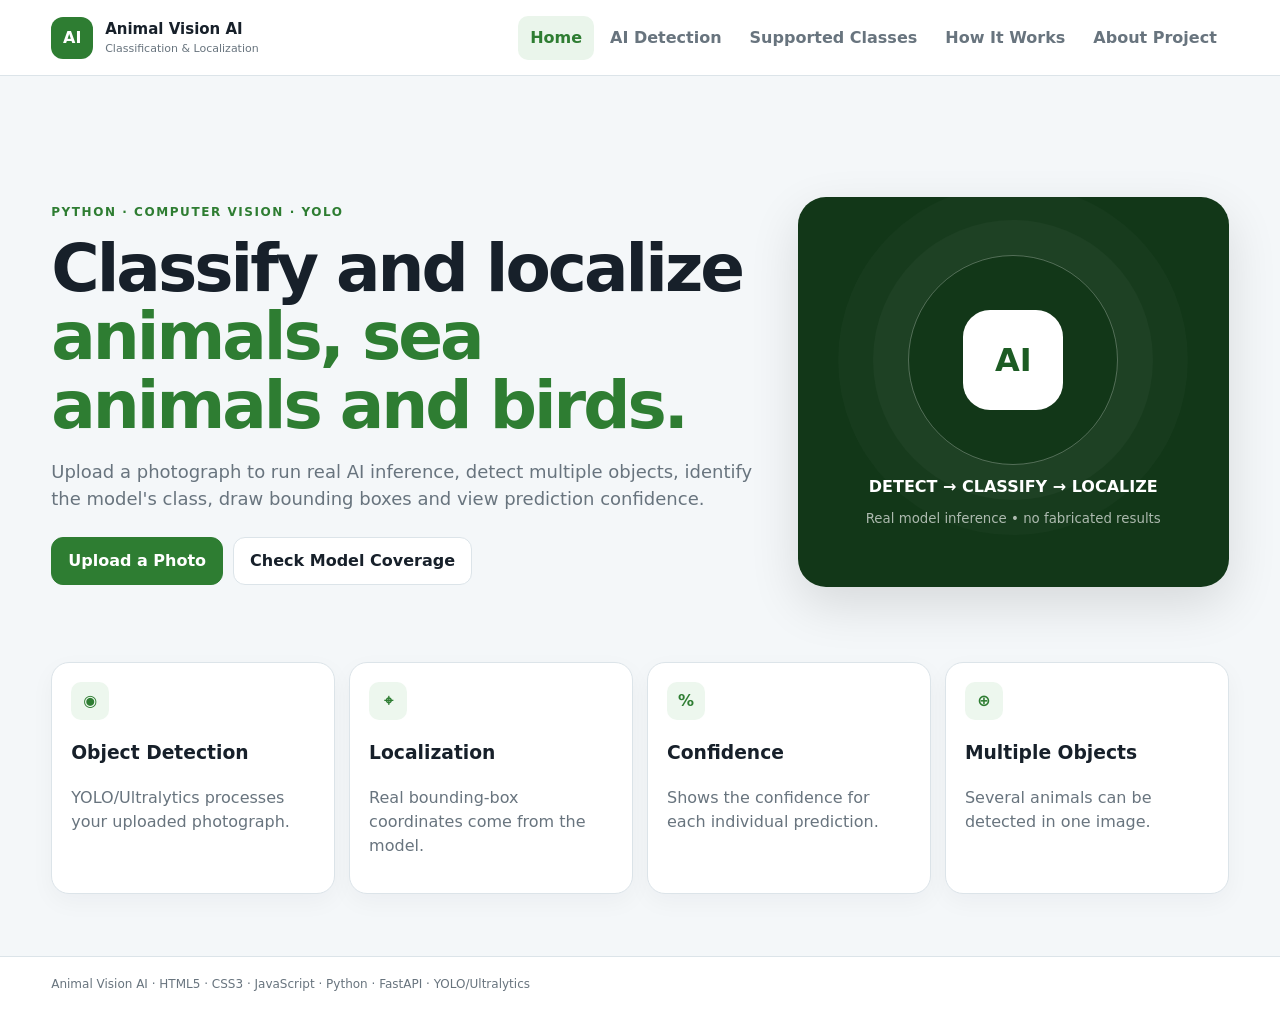
<file: index.html>
<!doctype html>
<html lang="en">
<head>
<meta charset="utf-8"><meta name="viewport" content="width=device-width,initial-scale=1">
<title>Animal Vision AI</title>
<meta name="description" content="AI-based classification and localization of animals, sea animals and birds using Python and YOLO.">
<link rel="stylesheet" href="./styles.css">
</head>
<body>
<header class="topbar"><div class="brand"><div class="logo">AI</div><div><strong>Animal Vision AI</strong><small>Classification & Localization</small></div></div>
<nav id="nav"><button class="active" data-view="home">Home</button><button data-view="detect">AI Detection</button><button data-view="classes">Supported Classes</button><button data-view="how">How It Works</button><button data-view="about">About Project</button></nav><button id="menu" class="menu">☰</button></header>
<main>
<section id="home" class="view active"><div class="hero"><div><span class="eyebrow">Python · Computer Vision · YOLO</span><h1>Classify and localize <em>animals, sea animals and birds.</em></h1><p>Upload a photograph to run real AI inference, detect multiple objects, identify the model's class, draw bounding boxes and view prediction confidence.</p><div class="actions"><button class="btn primary" data-view="detect">Upload a Photo</button><button class="btn" data-view="classes">Check Model Coverage</button></div></div><div class="hero-visual"><div class="radar"><span>AI</span></div><b>DETECT → CLASSIFY → LOCALIZE</b><small>Real model inference • no fabricated results</small></div></div>
<div class="features"><article><i>◉</i><h3>Object Detection</h3><p>YOLO/Ultralytics processes your uploaded photograph.</p></article><article><i>⌖</i><h3>Localization</h3><p>Real bounding-box coordinates come from the model.</p></article><article><i>%</i><h3>Confidence</h3><p>Shows the confidence for each individual prediction.</p></article><article><i>⊕</i><h3>Multiple Objects</h3><p>Several animals can be detected in one image.</p></article></div></section>

<section id="detect" class="view"><div class="page-head"><div><span class="eyebrow">AI Detection</span><h2>Upload a Photo</h2><p>JPG, JPEG, PNG or WEBP. Large images are resized/compressed in the browser before inference.</p></div><div id="health" class="status">Checking AI model…</div></div>
<div class="detect-grid"><div class="panel"><div id="drop" class="drop"><input id="file" type="file" accept=".jpg,.jpeg,.png,.webp" hidden><div class="upload-icon">↑</div><h3>Drop your photo here</h3><p>or choose an image from your device</p><button id="browse" class="btn primary">Choose Photo</button><small>Recommended: under 4 MB after compression</small></div>
<div id="previewBox" class="hidden"><img id="preview" alt="Selected photo"><div class="filebar"><strong id="filename"></strong><button id="remove" class="btn">Remove</button><button id="analyze" class="btn primary">Analyze Photo</button></div></div>
<div id="loading" class="loading hidden">Running Python AI inference…</div><div id="error" class="error hidden"></div></div>
<aside><div class="panel"><h3>Result includes</h3><p>✓ Class / species name<br>✓ Major category<br>✓ Confidence score<br>✓ Bounding box<br>✓ Multiple detections<br>✓ Processing time</p></div><div class="panel note"><h3>Confidence ≠ Accuracy</h3><p>Confidence belongs to one prediction. Overall model accuracy must come from validation/testing.</p></div></aside></div>
<div id="results" class="hidden results"><div class="page-head"><div><span class="eyebrow">Result Dashboard</span><h2>Detection Results</h2></div><button id="newPhoto" class="btn">New Photo</button></div>
<div class="summary"><div><small>Total Objects</small><b id="total">0</b></div><div><small>Land Animals</small><b id="land">0</b></div><div><small>Sea Animals</small><b id="sea">0</b></div><div><small>Birds</small><b id="birds">0</b></div><div><small>Avg. Confidence</small><b id="avg">0%</b></div><div><small>Processing</small><b id="ptime">0 ms</b></div></div>
<div class="result-grid"><div class="panel result-image"><div class="result-bar"><span id="model"></span><small>REAL INFERENCE</small></div><img id="output" alt="Annotated result"></div><div class="panel"><div class="filters"><input id="search" placeholder="Search detected name…"><select id="category"><option>All</option><option>Land Animal</option><option>Sea Animal</option><option>Bird</option><option>Other</option></select><select id="confidence"><option value="0">All Confidence</option><option value="50">Above 50%</option><option value="70">Above 70%</option><option value="80">Above 80%</option><option value="90">Above 90%</option></select></div><div id="list"></div></div></div>
<div class="footnote">The confidence displayed here is an individual prediction score, not the overall accuracy of the trained model.</div></div></section>

<section id="classes" class="view"><div class="page-head"><div><span class="eyebrow">Model Coverage</span><h2>Supported Classes</h2><p>✓ means the currently loaded model actually exposes that class.</p></div></div><div id="coverage" class="panel"></div><div class="panel class-group"><h3>🐾 Land / General Animals</h3><div id="landClasses" class="chips"></div></div><div class="panel class-group"><h3>🌊 Sea / Aquatic Animals</h3><div id="seaClasses" class="chips"></div></div><div class="panel class-group"><h3>🦅 Birds</h3><div id="birdClasses" class="chips"></div></div></section>

<section id="how" class="view"><div class="page-head"><div><span class="eyebrow">System Workflow</span><h2>How It Works</h2></div></div><div class="steps"><article><b>01</b><h3>Upload</h3><p>Select a photo.</p></article><article><b>02</b><h3>Validate</h3><p>Check type and size.</p></article><article><b>03</b><h3>Preprocess</h3><p>Resize and prepare image.</p></article><article><b>04</b><h3>Detect</h3><p>YOLO finds objects.</p></article><article><b>05</b><h3>Classify</h3><p>Read the model class.</p></article><article><b>06</b><h3>Localize</h3><p>Render bounding boxes.</p></article></div><div class="architecture"><span>HTML5 + CSS3 + JS</span><b>→</b><span>FastAPI / Python</span><b>→</b><span>YOLO / Ultralytics</span><b>→</b><span>JSON + Annotated Image</span></div></section>

<section id="about" class="view"><div class="page-head"><div><span class="eyebrow">Academic Project</span><h2>About Project</h2></div></div><div class="about-grid"><div class="panel"><h3>Project concept</h3><p>This application preserves the original animal classification and localization concept and expands its intended scope to land animals, sea animals and birds.</p><p>Classification identifies the class supplied by the model; localization identifies object position with a bounding box.</p></div><div class="panel"><h3>Applications</h3><p>Wildlife monitoring · Conservation · Agriculture · Smart surveillance · Animal tracking · Research & education.</p></div><div class="panel"><h3>Future scope</h3><p>Custom multi-species training · video detection · real-time camera tracking · mobile application · edge deployment.</p></div></div></section>
</main><footer>Animal Vision AI · HTML5 · CSS3 · JavaScript · Python · FastAPI · YOLO/Ultralytics</footer>
<script src="./config.js"></script><script src="./app.js"></script></body></html>
</file>
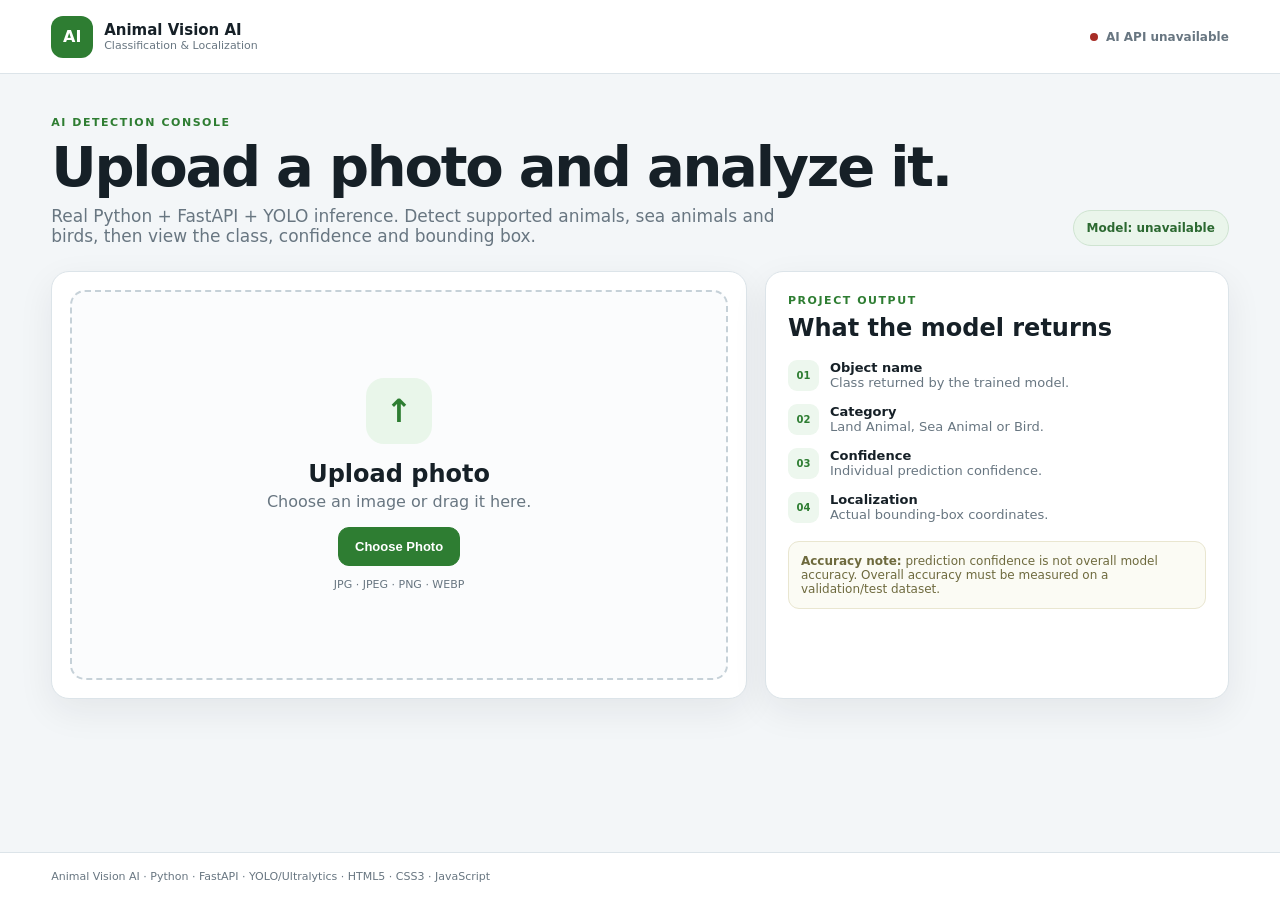
<file: frontend/index.html>
<!doctype html>
<html lang="en">
<head>
<meta charset="utf-8">
<meta name="viewport" content="width=device-width, initial-scale=1">
<title>Animal Vision AI — Detection Console</title>
<link rel="stylesheet" href="./styles.css">
</head>
<body>
<div class="app-shell">
  <header class="app-header">
    <div class="brand">
      <div class="brand-mark">AI</div>
      <div>
        <strong>Animal Vision AI</strong>
        <span>Classification & Localization</span>
      </div>
    </div>
    <div class="header-status"><span class="dot"></span><span id="apiStatus">Checking AI API…</span></div>
  </header>

  <main class="workspace">
    <section class="intro">
      <div>
        <div class="eyebrow">AI DETECTION CONSOLE</div>
        <h1>Upload a photo and analyze it.</h1>
        <p>Real Python + FastAPI + YOLO inference. Detect supported animals, sea animals and birds, then view the class, confidence and bounding box.</p>
      </div>
      <div class="model-chip" id="modelChip">Model: checking…</div>
    </section>

    <section class="workspace-grid">
      <div class="panel upload-panel">
        <input id="fileInput" type="file" accept=".jpg,.jpeg,.png,.webp,image/jpeg,image/png,image/webp" hidden>
        <div id="dropZone" class="drop-zone">
          <div class="upload-icon">↑</div>
          <h2>Upload photo</h2>
          <p>Choose an image or drag it here.</p>
          <button id="chooseBtn" class="primary-btn" type="button">Choose Photo</button>
          <small>JPG · JPEG · PNG · WEBP</small>
        </div>

        <div id="selectedPanel" class="selected-panel hidden">
          <div class="selected-head">
            <div>
              <div class="eyebrow">SELECTED IMAGE</div>
              <strong id="fileName">photo.jpg</strong>
            </div>
            <button id="changeBtn" class="secondary-btn" type="button">Change</button>
          </div>
          <img id="preview" class="preview" alt="Selected photo">
          <button id="analyzeBtn" class="primary-btn analyze-btn" type="button">Analyze Photo</button>
          <div id="loading" class="loading hidden"><span class="spinner"></span>Running AI inference…</div>
          <div id="error" class="error hidden"></div>
        </div>
      </div>

      <aside class="panel info-panel">
        <div class="eyebrow">PROJECT OUTPUT</div>
        <h2>What the model returns</h2>
        <div class="info-list">
          <div><span>01</span><p><b>Object name</b><br>Class returned by the trained model.</p></div>
          <div><span>02</span><p><b>Category</b><br>Land Animal, Sea Animal or Bird.</p></div>
          <div><span>03</span><p><b>Confidence</b><br>Individual prediction confidence.</p></div>
          <div><span>04</span><p><b>Localization</b><br>Actual bounding-box coordinates.</p></div>
        </div>
        <div class="warning"><b>Accuracy note:</b> prediction confidence is not overall model accuracy. Overall accuracy must be measured on a validation/test dataset.</div>
      </aside>
    </section>

    <section id="results" class="hidden">
      <div class="results-head">
        <div><div class="eyebrow">AI RESULT</div><h2>Detection Result</h2></div>
        <button id="newPhotoBtn" class="secondary-btn" type="button">Analyze Another</button>
      </div>

      <div class="stats">
        <div><span>Total Objects</span><b id="total">0</b></div>
        <div><span>Land Animals</span><b id="land">0</b></div>
        <div><span>Sea Animals</span><b id="sea">0</b></div>
        <div><span>Birds</span><b id="birds">0</b></div>
        <div><span>Avg. Confidence</span><b id="avg">0%</b></div>
        <div><span>Processing</span><b id="time">0 ms</b></div>
      </div>

      <div class="result-grid">
        <div class="panel result-image-panel">
          <div class="result-toolbar"><span id="resultModel">Model</span><span>REAL INFERENCE</span></div>
          <img id="resultImage" alt="Annotated result">
        </div>
        <div class="panel detections-panel">
          <div class="filters">
            <input id="search" placeholder="Search detected name">
            <select id="category">
              <option value="All">All Categories</option>
              <option value="Land Animal">Land Animals</option>
              <option value="Sea Animal">Sea Animals</option>
              <option value="Bird">Birds</option>
              <option value="Other">Other</option>
            </select>
            <select id="confidence">
              <option value="0">All Confidence</option>
              <option value="50">Above 50%</option>
              <option value="70">Above 70%</option>
              <option value="80">Above 80%</option>
              <option value="90">Above 90%</option>
            </select>
          </div>
          <div id="detectionList"></div>
        </div>
      </div>
    </section>
  </main>

  <footer>Animal Vision AI · Python · FastAPI · YOLO/Ultralytics · HTML5 · CSS3 · JavaScript</footer>
</div>
<script src="./config.js"></script>
<script src="./app.js"></script>
</body>
</html>
</file>
<file: styles.css>
:root{--p:#2e7d32;--pd:#1f5c25;--blue:#1565c0;--bg:#f4f7f9;--w:#fff;--t:#17202a;--m:#68747e;--bd:#dce4e9;--r:18px}*{box-sizing:border-box}body{margin:0;font-family:Inter,system-ui,-apple-system,"Segoe UI",sans-serif;background:var(--bg);color:var(--t);line-height:1.5}button,input,select{font:inherit}button{cursor:pointer}.topbar{height:76px;position:sticky;top:0;z-index:10;background:rgba(255,255,255,.95);backdrop-filter:blur(10px);border-bottom:1px solid var(--bd);display:flex;align-items:center;justify-content:space-between;padding:0 4vw}.brand{display:flex;align-items:center;gap:12px}.logo{width:42px;height:42px;border-radius:12px;background:var(--p);color:#fff;display:grid;place-items:center;font-weight:900}.brand div:last-child{display:grid}.brand strong{font-size:15px}.brand small{font-size:11px;color:var(--m)}nav{display:flex;gap:4px}nav button,.menu{border:0;background:transparent;color:var(--m);padding:10px 12px;border-radius:10px;font-weight:700}nav button:hover,nav button.active{background:#eaf5eb;color:var(--p)}.menu{display:none;font-size:22px}main{width:min(1300px,92vw);margin:auto}.view{display:none;padding:46px 0 62px;min-height:calc(100vh - 130px)}.view.active{display:block}.hero{min-height:540px;display:grid;grid-template-columns:1.25fr .75fr;gap:28px;align-items:center}.eyebrow{font-size:12px;letter-spacing:.13em;text-transform:uppercase;color:var(--p);font-weight:900}.hero h1{font-size:clamp(38px,5.2vw,66px);line-height:1.04;letter-spacing:-.045em;margin:12px 0 18px}.hero h1 em{font-style:normal;color:var(--p)}.hero p{max-width:760px;color:var(--m);font-size:18px}.actions{display:flex;gap:10px;margin-top:25px}.btn{border:1px solid var(--bd);background:#fff;color:var(--t);padding:11px 16px;border-radius:12px;font-weight:800}.btn.primary{border-color:var(--p);background:var(--p);color:#fff}.btn.primary:hover{background:var(--pd)}.hero-visual{min-height:390px;border-radius:28px;background:#123718;color:#fff;display:grid;place-items:center;align-content:center;text-align:center;gap:10px;padding:30px;box-shadow:0 18px 50px rgba(0,0,0,.12)}.hero-visual small{color:rgba(255,255,255,.65)}.radar{width:210px;height:210px;border-radius:50%;border:1px solid rgba(255,255,255,.28);display:grid;place-items:center;box-shadow:0 0 0 35px rgba(255,255,255,.03),0 0 0 70px rgba(255,255,255,.02)}.radar span{width:100px;height:100px;background:#fff;color:#1d5c24;border-radius:27px;display:grid;place-items:center;font-size:32px;font-weight:900}.features{display:grid;grid-template-columns:repeat(4,1fr);gap:14px}.features article,.panel{background:#fff;border:1px solid var(--bd);border-radius:var(--r);padding:19px;box-shadow:0 8px 25px rgba(23,32,42,.04)}.features i{width:38px;height:38px;border-radius:10px;background:#edf7ee;color:var(--p);display:grid;place-items:center;font-style:normal;font-weight:900}.features p,.panel p{color:var(--m)}.page-head{display:flex;align-items:flex-end;justify-content:space-between;gap:18px;margin-bottom:20px}.page-head h2{font-size:44px;line-height:1.08;margin:8px 0}.page-head p{margin:0;color:var(--m)}.status{padding:8px 12px;border-radius:999px;background:#eef3f6;color:var(--m);font-size:12px;font-weight:800}.status.ok{background:#eaf6eb;color:#2e7d32}.status.bad{background:#fff0ef;color:#a52d25}.detect-grid{display:grid;grid-template-columns:1fr 310px;gap:18px}.drop{min-height:350px;border:2px dashed #c7d1d8;border-radius:15px;display:grid;place-items:center;align-content:center;text-align:center;background:#fbfcfd;padding:30px}.drop.drag{background:#f1faf2;border-color:var(--p)}.upload-icon{width:62px;height:62px;border-radius:17px;background:#e8f6e9;color:var(--p);display:grid;place-items:center;font-size:31px;font-weight:900}.drop p{color:var(--m)}.drop small{display:block;color:var(--m);margin-top:12px}.panel #preview{display:block;width:100%;max-height:520px;object-fit:contain;background:#11171b;border-radius:12px}.filebar{display:flex;align-items:center;gap:10px;flex-wrap:wrap;margin-top:12px}.filebar strong{flex:1;min-width:170px}.loading{margin-top:12px;padding:13px;border-radius:11px;background:#eef6fb;color:#315c76}.error{margin-top:12px;padding:13px;border-radius:11px;background:#fff0ef;color:#a52d25}.hidden{display:none!important}.note{background:#fbfbf4}.results{margin-top:34px}.summary{display:grid;grid-template-columns:repeat(6,1fr);gap:10px;margin-bottom:18px}.summary div{background:#fff;border:1px solid var(--bd);border-radius:13px;padding:14px}.summary small{display:block;color:var(--m);font-size:11px;font-weight:700}.summary b{font-size:25px}.result-grid{display:grid;grid-template-columns:1.1fr .9fr;gap:18px}.result-image img{width:100%;max-height:650px;object-fit:contain;background:#101518;border-radius:12px}.result-bar{display:flex;justify-content:space-between;align-items:center;color:var(--m);font-size:12px;font-weight:800;margin-bottom:10px}.result-bar small{background:#eaf5ff;color:var(--blue);border-radius:999px;padding:6px 9px}.filters{display:grid;gap:8px;margin-bottom:13px}.filters input,.filters select{width:100%;padding:10px;border:1px solid var(--bd);border-radius:10px;background:#fff;color:var(--t)}.item{border:1px solid var(--bd);border-radius:12px;padding:12px;margin-bottom:9px}.itemtop{display:flex;justify-content:space-between;gap:10px}.item small{display:block;color:var(--m)}.prog{height:7px;background:#edf1f3;border-radius:999px;margin-top:7px}.prog span{display:block;height:100%;background:var(--p);border-radius:inherit}.bbox{font-size:11px;color:var(--m);margin-top:8px}.footnote{margin-top:11px;padding:13px 15px;border:1px solid #e8e5cf;background:#fbfbf4;color:#6e6a3c;border-radius:11px;font-size:12px}.chips{display:grid;grid-template-columns:repeat(5,1fr);gap:9px}.class-group{margin-top:18px}.chip{border:1px solid var(--bd);border-radius:11px;padding:10px;background:#fbfcfd}.chip.supported{background:#f2faf3;border-color:#cde3cf}.chip b{display:block;font-size:13px}.chip small{color:var(--m);font-size:11px}.steps{display:grid;grid-template-columns:repeat(6,1fr);gap:10px}.steps article{background:#fff;border:1px solid var(--bd);border-radius:14px;padding:17px}.steps b{display:grid;place-items:center;width:30px;height:30px;border-radius:9px;background:#eaf5eb;color:var(--p)}.architecture{margin-top:18px;background:#11191d;color:#fff;border-radius:17px;padding:20px;display:flex;gap:10px;justify-content:center;align-items:center;flex-wrap:wrap}.architecture span{padding:10px 12px;border:1px solid rgba(255,255,255,.14);border-radius:10px}.about-grid{display:grid;grid-template-columns:1.2fr .8fr;gap:18px}.about-grid .panel:first-child{grid-row:span 2}footer{border-top:1px solid var(--bd);background:#fff;color:var(--m);padding:18px 4vw;font-size:12px}@media(max-width:900px){nav{display:none;position:absolute;top:76px;left:0;right:0;background:#fff;border-bottom:1px solid var(--bd);padding:10px 4vw;flex-wrap:wrap}.menu{display:block}nav.open{display:flex}.hero,.detect-grid,.result-grid,.about-grid{grid-template-columns:1fr}.features{grid-template-columns:1fr 1fr}.summary{grid-template-columns:repeat(3,1fr)}.chips{grid-template-columns:repeat(3,1fr)}.steps{grid-template-columns:repeat(3,1fr)}}@media(max-width:600px){.features,.summary,.chips,.steps{grid-template-columns:1fr 1fr}.page-head{align-items:flex-start;flex-direction:column}.page-head h2{font-size:34px}}
</file>
<file: frontend/styles.css>
:root{--green:#2e7d32;--green-dark:#205b25;--blue:#1565c0;--bg:#f3f6f8;--white:#fff;--text:#162027;--muted:#687681;--border:#dce4e9;--danger:#a72d26;--shadow:0 12px 36px rgba(22,32,39,.07)}*{box-sizing:border-box}body{margin:0;background:var(--bg);color:var(--text);font-family:Inter,system-ui,-apple-system,"Segoe UI",sans-serif}.app-shell{min-height:100vh;display:flex;flex-direction:column}.app-header{height:74px;background:#fff;border-bottom:1px solid var(--border);display:flex;align-items:center;justify-content:space-between;padding:0 4vw;position:sticky;top:0;z-index:5}.brand{display:flex;align-items:center;gap:11px}.brand-mark{width:42px;height:42px;border-radius:12px;background:var(--green);color:#fff;display:grid;place-items:center;font-weight:900}.brand div:last-child{display:grid}.brand strong{font-size:15px}.brand span{font-size:11px;color:var(--muted)}.header-status{font-size:12px;font-weight:800;color:var(--muted);display:flex;gap:8px;align-items:center}.dot{width:8px;height:8px;border-radius:50%;background:#b8c1c7}.dot.ok{background:var(--green)}.dot.bad{background:var(--danger)}.workspace{width:min(1250px,92vw);margin:0 auto;padding:42px 0 58px;flex:1}.eyebrow{font-size:11px;letter-spacing:.14em;color:var(--green);font-weight:900}.intro{display:flex;justify-content:space-between;align-items:flex-end;gap:20px;margin-bottom:25px}.intro h1{font-size:clamp(34px,4.5vw,56px);line-height:1.05;letter-spacing:-.04em;margin:9px 0}.intro p{max-width:760px;color:var(--muted);font-size:17px;margin:0}.model-chip{background:#eaf5eb;color:#2c6931;border:1px solid #cfe4d1;padding:10px 13px;border-radius:999px;font-size:12px;font-weight:800;white-space:nowrap}.workspace-grid{display:grid;grid-template-columns:1.2fr .8fr;gap:18px}.panel{background:var(--white);border:1px solid var(--border);border-radius:18px;box-shadow:var(--shadow)}.upload-panel{padding:18px}.drop-zone{min-height:390px;border:2px dashed #c6d1d8;border-radius:15px;display:grid;place-items:center;align-content:center;text-align:center;padding:30px;background:#fbfcfd}.drop-zone.drag{background:#f0f9f1;border-color:var(--green)}.upload-icon{width:66px;height:66px;border-radius:18px;background:#e9f6ea;color:var(--green);display:grid;place-items:center;font-size:32px;font-weight:900}.drop-zone h2{margin:16px 0 4px}.drop-zone p{margin:0 0 16px;color:var(--muted)}.drop-zone small{margin-top:12px;color:var(--muted);font-size:11px}.primary-btn,.secondary-btn{border-radius:11px;padding:11px 16px;font-weight:900;font-size:13px}.primary-btn{border:1px solid var(--green);background:var(--green);color:#fff}.primary-btn:hover{background:var(--green-dark)}.secondary-btn{border:1px solid var(--border);background:#fff;color:var(--text)}.selected-panel{padding:4px}.selected-head{display:flex;justify-content:space-between;align-items:center;gap:10px;margin:7px 0 13px}.selected-head strong{display:block;margin-top:4px}.preview{width:100%;max-height:560px;object-fit:contain;background:#11171b;border-radius:13px;display:block}.analyze-btn{width:100%;margin-top:13px}.loading{margin-top:10px;padding:12px;border-radius:10px;background:#eef6fb;color:#315d78;font-size:13px;display:flex;align-items:center;gap:9px}.spinner{width:18px;height:18px;border:3px solid #d6e2e9;border-top-color:var(--blue);border-radius:50%;animation:spin .9s linear infinite}@keyframes spin{to{transform:rotate(360deg)}}.error{margin-top:10px;background:#fff0ef;color:var(--danger);border:1px solid #f0c9c4;padding:12px;border-radius:10px;font-size:13px}.info-panel{padding:22px}.info-panel h2{margin:7px 0 18px}.info-list{display:grid;gap:13px}.info-list div{display:grid;grid-template-columns:31px 1fr;gap:11px;align-items:start}.info-list span{width:31px;height:31px;display:grid;place-items:center;background:#edf7ee;color:var(--green);border-radius:9px;font-size:10px;font-weight:900}.info-list p{margin:0;color:var(--muted);font-size:13px}.info-list b{color:var(--text)}.warning{margin-top:18px;background:#fbfbf4;border:1px solid #e9e6d0;color:#6e6a3e;padding:12px;border-radius:11px;font-size:12px}.results{margin-top:34px}.results-head{display:flex;justify-content:space-between;align-items:flex-end;gap:15px;margin-bottom:16px}.results-head h2{margin:7px 0 0;font-size:36px}.stats{display:grid;grid-template-columns:repeat(6,1fr);gap:10px;margin-bottom:16px}.stats div{background:#fff;border:1px solid var(--border);border-radius:13px;padding:13px}.stats span{display:block;font-size:11px;color:var(--muted);font-weight:700}.stats b{font-size:24px}.result-grid{display:grid;grid-template-columns:1.12fr .88fr;gap:18px}.result-image-panel,.detections-panel{padding:16px}.result-toolbar{display:flex;justify-content:space-between;margin-bottom:10px;color:var(--muted);font-size:11px;font-weight:900}.result-toolbar span:last-child{background:#eaf5ff;color:var(--blue);padding:6px 9px;border-radius:999px}.result-image-panel img{width:100%;max-height:650px;object-fit:contain;background:#11171b;border-radius:12px}.filters{display:grid;gap:8px;margin-bottom:12px}.filters input,.filters select{width:100%;border:1px solid var(--border);border-radius:10px;padding:10px;background:#fff;color:var(--text)}.detection-item{border:1px solid var(--border);border-radius:12px;padding:12px;margin-bottom:9px}.item-top{display:flex;justify-content:space-between;gap:10px}.detection-item small{display:block;color:var(--muted);font-size:11px}.progress{height:7px;background:#edf1f3;border-radius:999px;margin-top:7px}.progress span{height:100%;display:block;background:var(--green);border-radius:inherit}.bbox{margin-top:7px;color:var(--muted);font-size:10px}.empty{padding:30px 10px;text-align:center;color:var(--muted);font-size:13px}.hidden{display:none!important}footer{border-top:1px solid var(--border);background:#fff;color:var(--muted);font-size:11px;padding:17px 4vw}@media(max-width:900px){.workspace-grid,.result-grid{grid-template-columns:1fr}.stats{grid-template-columns:repeat(3,1fr)}.intro{align-items:flex-start;flex-direction:column}}@media(max-width:600px){.app-header{height:68px}.workspace{padding-top:28px}.stats{grid-template-columns:1fr 1fr}.intro h1{font-size:36px}.model-chip{white-space:normal}.drop-zone{min-height:330px}}
</file>
